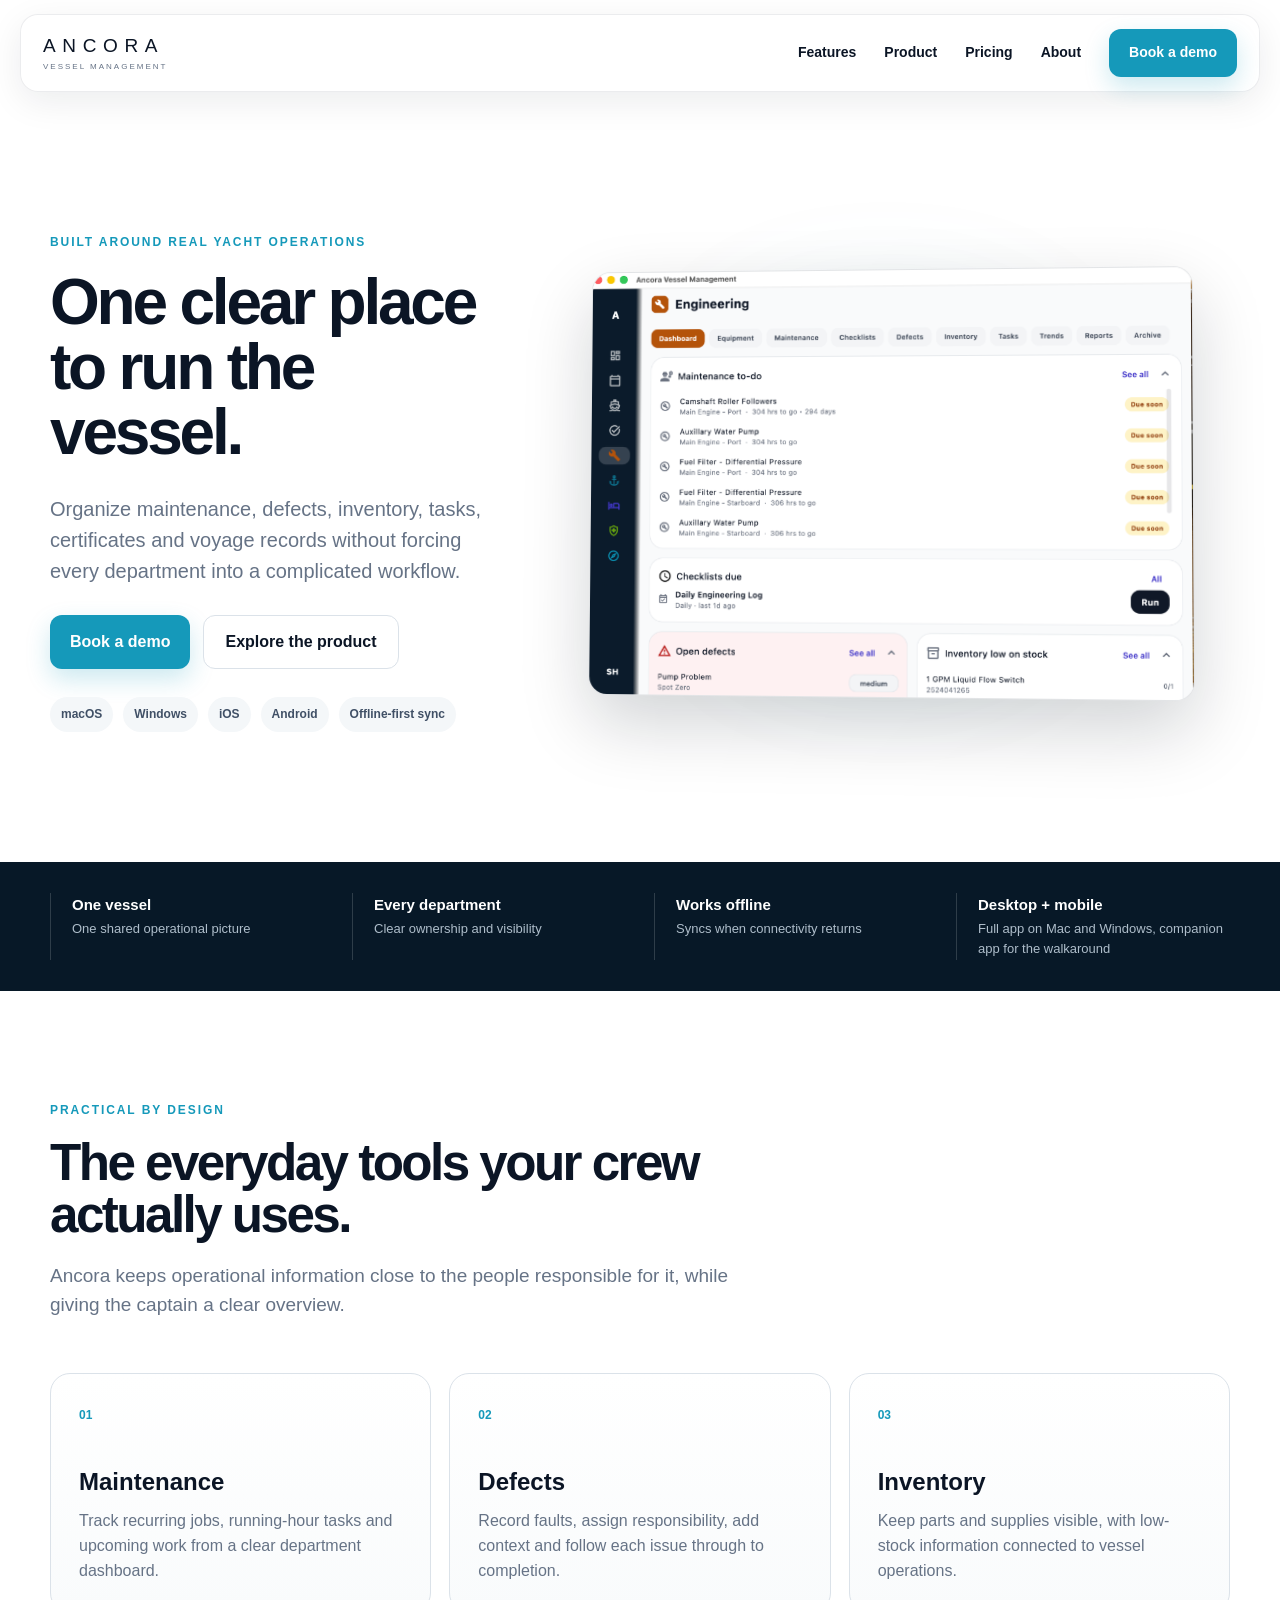
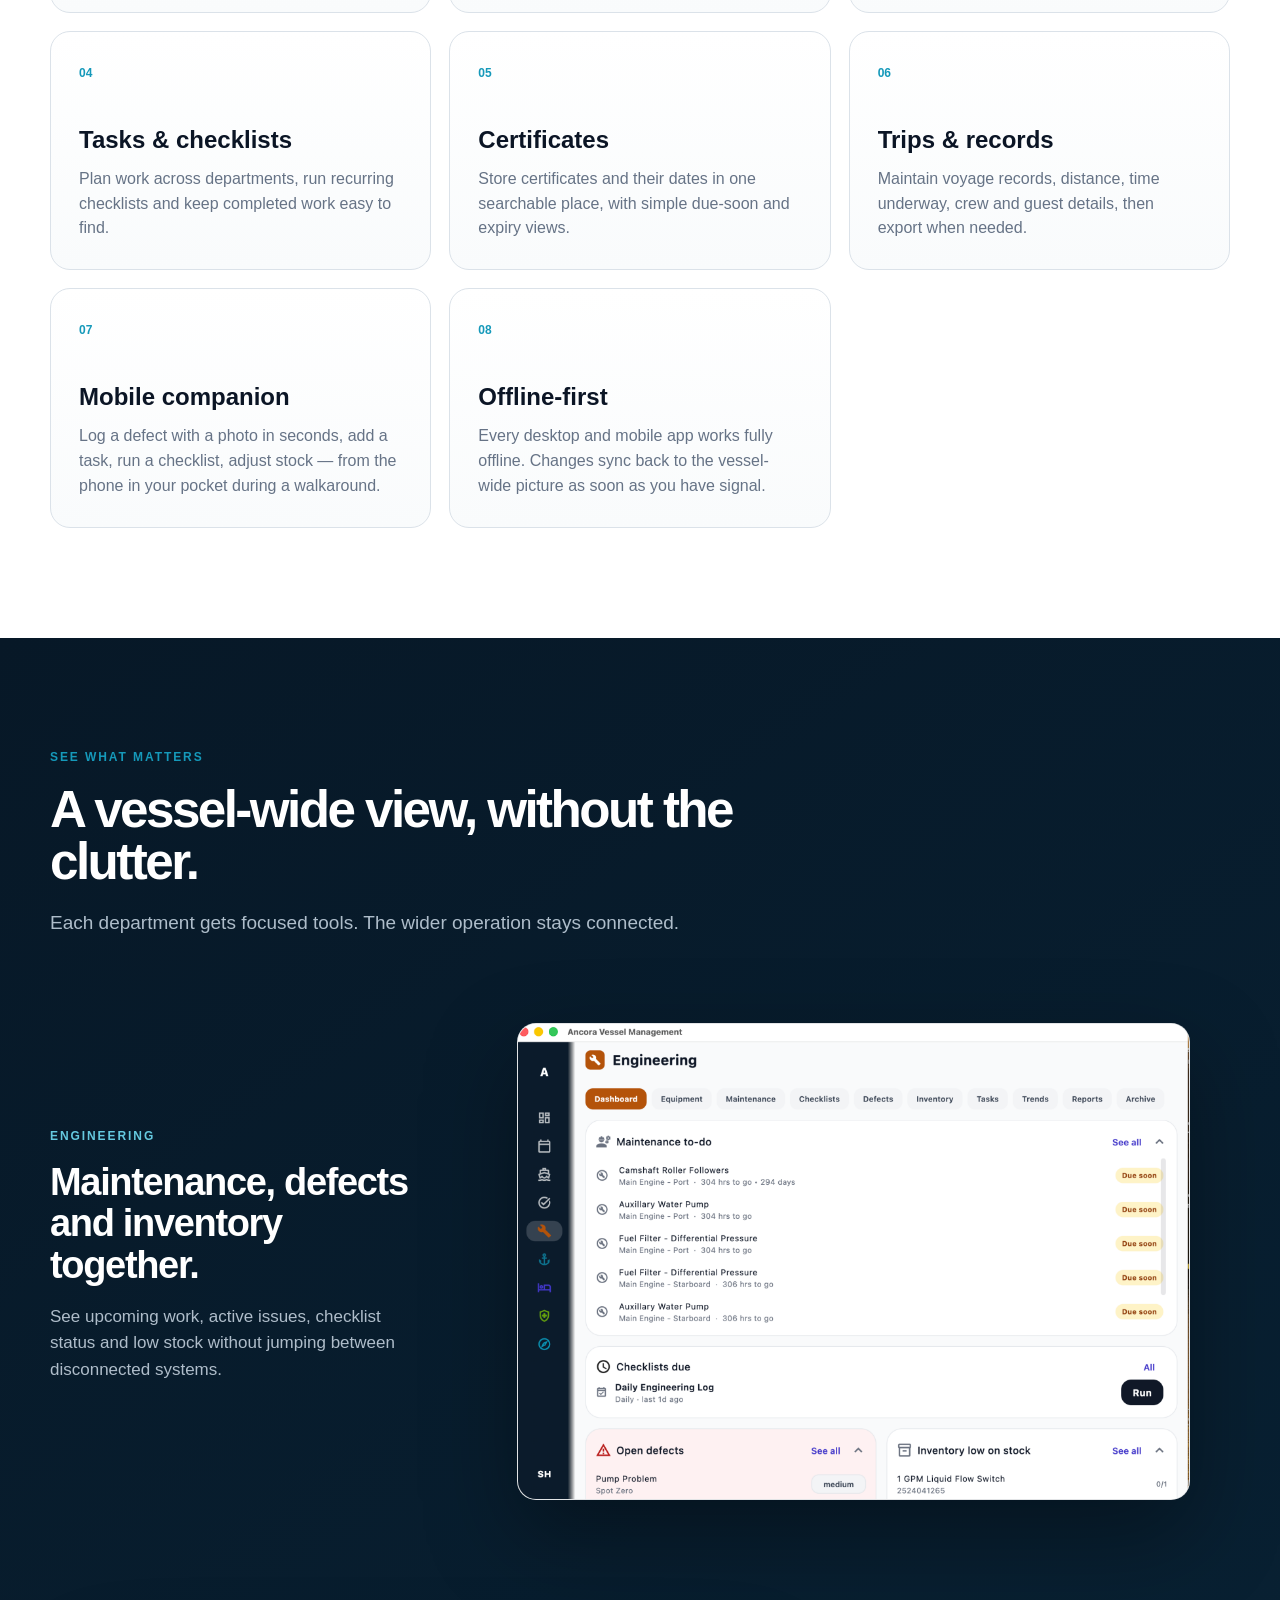
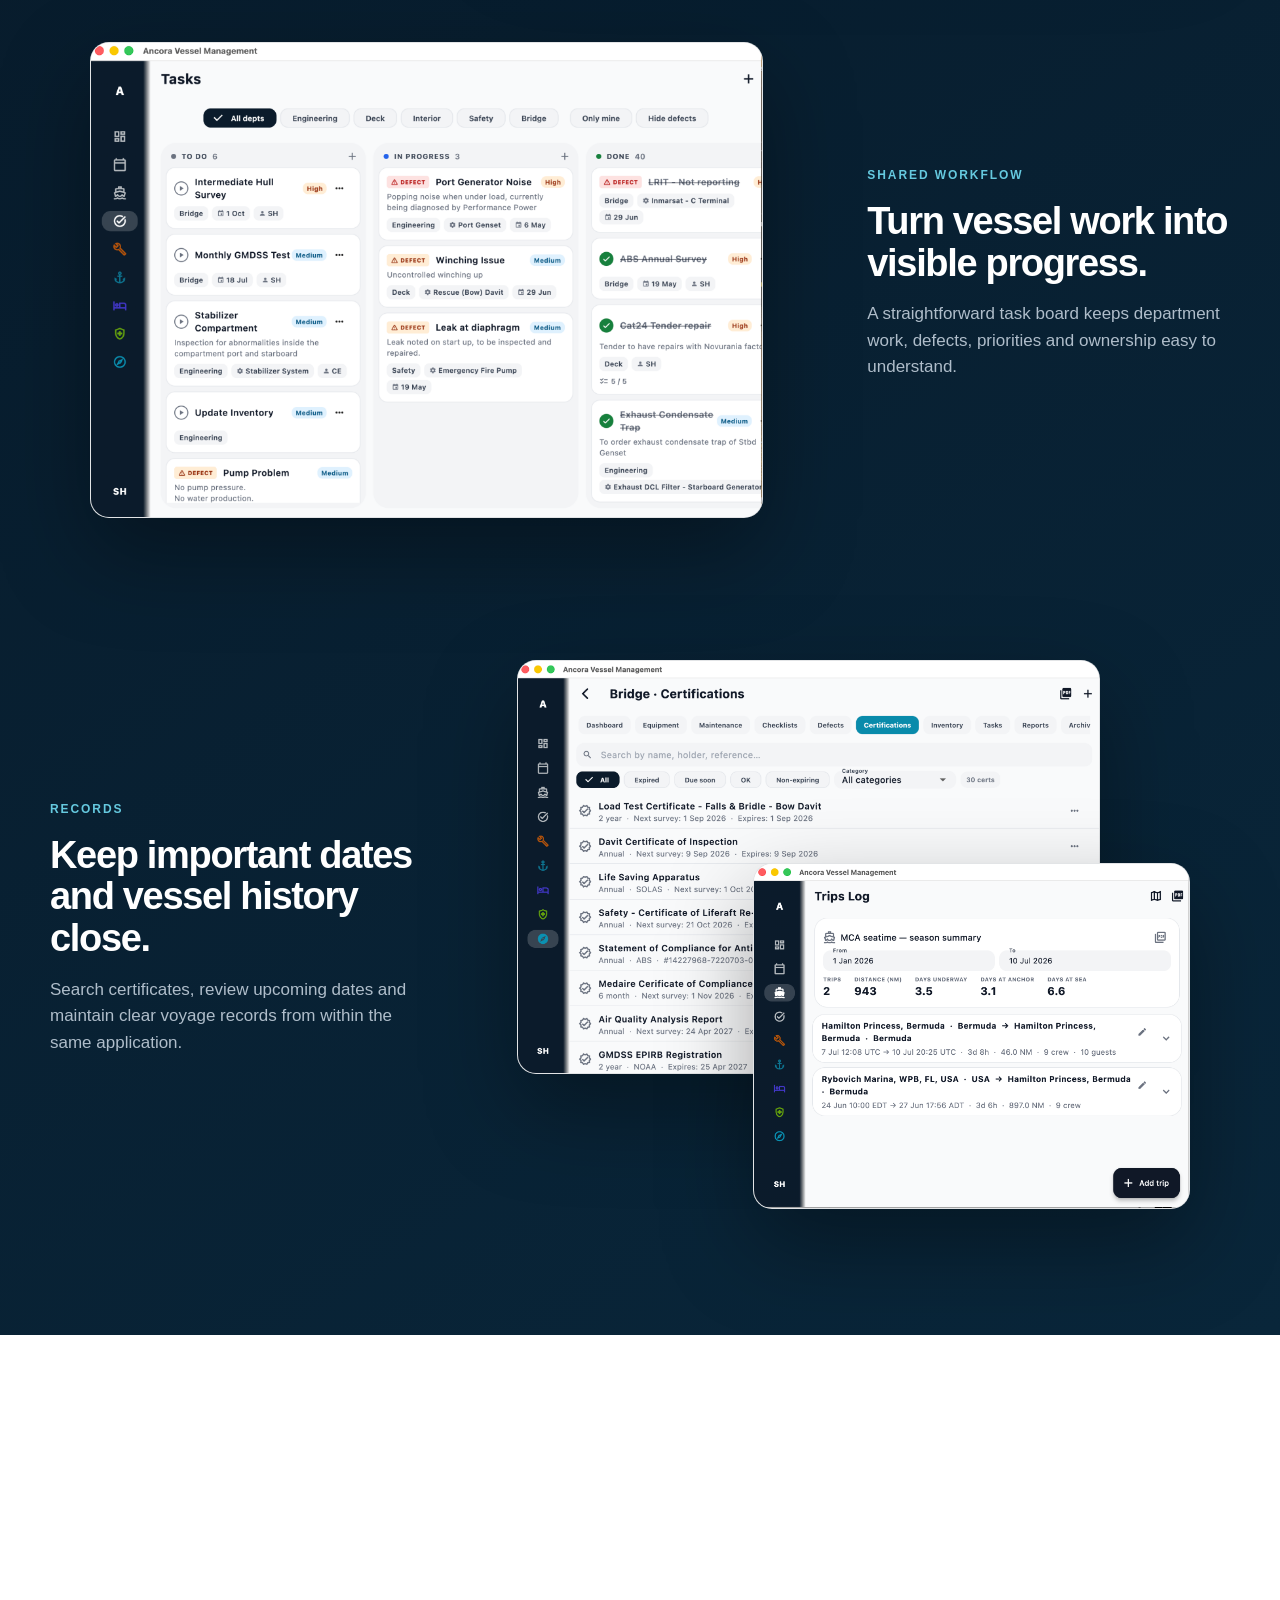
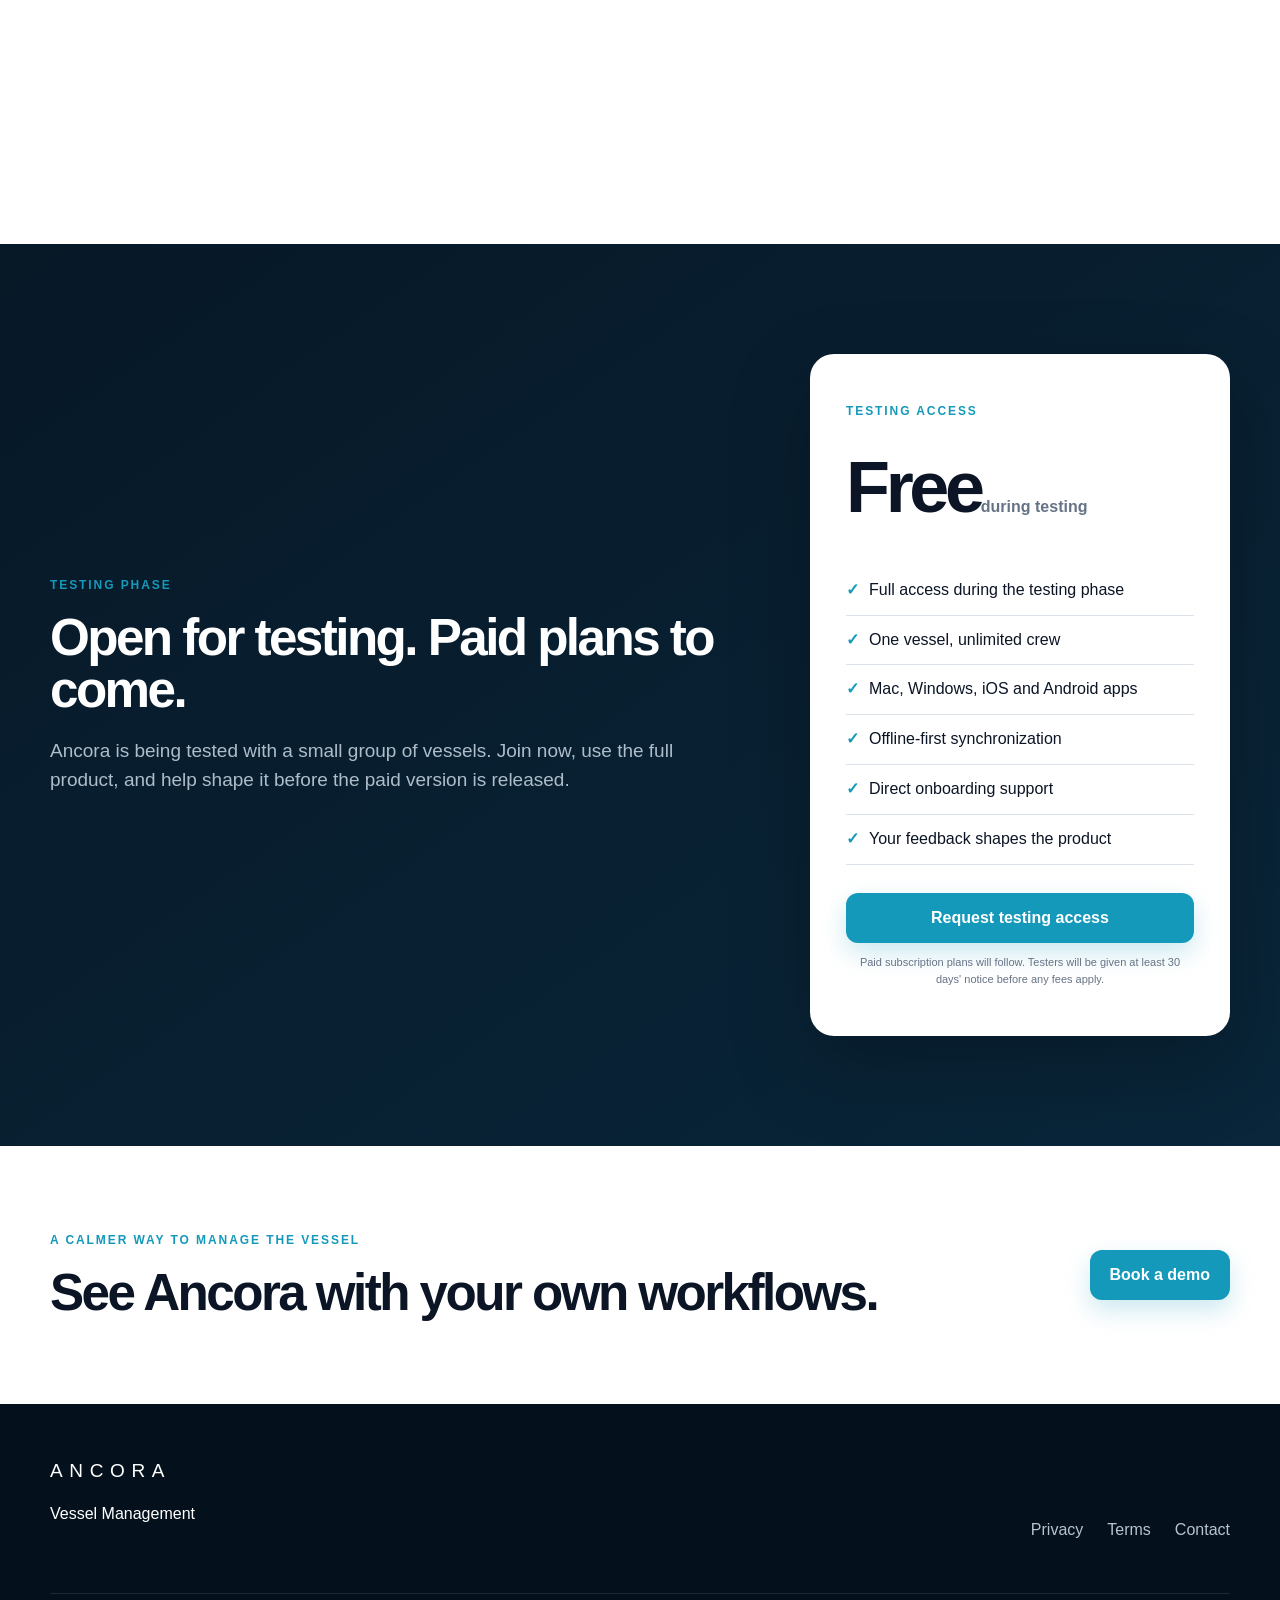
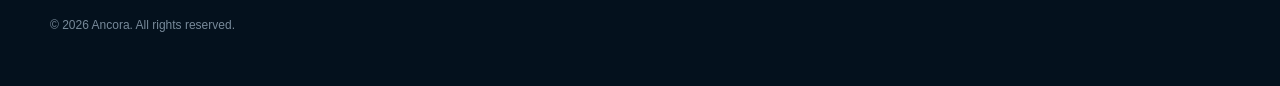
<file: index.html>
<!doctype html>
<html lang="en">
<head>
  <meta charset="utf-8" />
  <meta name="viewport" content="width=device-width, initial-scale=1" />
  <meta name="description" content="Ancora Vessel Management brings maintenance, defects, inventory, tasks, certificates and voyage records into one clear desktop application, with a mobile companion for walkarounds." />
  <meta name="theme-color" content="#071827" />
  <title>Ancora Vessel Management</title>
  <link rel="stylesheet" href="styles.css" />
</head>
<body>
  <header class="site-header" id="top">
    <a class="brand" href="#top" aria-label="Ancora home">
      <span class="brand-name">ANCORA</span>
      <span class="brand-subtitle">VESSEL MANAGEMENT</span>
    </a>
    <button class="menu-button" aria-expanded="false" aria-controls="site-nav">Menu</button>
    <nav id="site-nav" class="site-nav" aria-label="Primary navigation">
      <a href="#features">Features</a>
      <a href="#product">Product</a>
      <a href="#pricing">Pricing</a>
      <a href="#about">About</a>
      <a class="nav-cta" href="mailto:hello@ancora-yacht.com?subject=Ancora%20demo%20request">Book a demo</a>
    </nav>
  </header>

  <main>
    <section class="hero section-shell">
      <div class="hero-copy reveal">
        <p class="eyebrow">Built around real yacht operations</p>
        <h1>One clear place to run the vessel.</h1>
        <p class="hero-lead">Organize maintenance, defects, inventory, tasks, certificates and voyage records without forcing every department into a complicated workflow.</p>
        <div class="hero-actions">
          <a class="button primary" href="mailto:hello@ancora-yacht.com?subject=Ancora%20demo%20request">Book a demo</a>
          <a class="button secondary" href="#product">Explore the product</a>
        </div>
        <div class="platforms" aria-label="Supported platforms">
          <span>macOS</span><span>Windows</span><span>iOS</span><span>Android</span><span>Offline-first sync</span>
        </div>
      </div>
      <div class="hero-product reveal delay-1">
        <div class="glow"></div>
        <figure class="app-window hero-window">
          <img src="assets/engineering-dashboard.png" alt="Ancora engineering dashboard showing maintenance due, defects and low inventory" />
        </figure>
      </div>
    </section>

    <section class="trust-strip">
      <div class="section-shell trust-grid">
        <div><strong>One vessel</strong><span>One shared operational picture</span></div>
        <div><strong>Every department</strong><span>Clear ownership and visibility</span></div>
        <div><strong>Works offline</strong><span>Syncs when connectivity returns</span></div>
        <div><strong>Desktop + mobile</strong><span>Full app on Mac and Windows, companion app for the walkaround</span></div>
      </div>
    </section>

    <section id="features" class="section section-shell">
      <div class="section-heading reveal">
        <p class="eyebrow">Practical by design</p>
        <h2>The everyday tools your crew actually uses.</h2>
        <p>Ancora keeps operational information close to the people responsible for it, while giving the captain a clear overview.</p>
      </div>
      <div class="feature-grid">
        <article class="feature-card reveal"><span class="feature-number">01</span><h3>Maintenance</h3><p>Track recurring jobs, running-hour tasks and upcoming work from a clear department dashboard.</p></article>
        <article class="feature-card reveal delay-1"><span class="feature-number">02</span><h3>Defects</h3><p>Record faults, assign responsibility, add context and follow each issue through to completion.</p></article>
        <article class="feature-card reveal delay-2"><span class="feature-number">03</span><h3>Inventory</h3><p>Keep parts and supplies visible, with low-stock information connected to vessel operations.</p></article>
        <article class="feature-card reveal"><span class="feature-number">04</span><h3>Tasks &amp; checklists</h3><p>Plan work across departments, run recurring checklists and keep completed work easy to find.</p></article>
        <article class="feature-card reveal delay-1"><span class="feature-number">05</span><h3>Certificates</h3><p>Store certificates and their dates in one searchable place, with simple due-soon and expiry views.</p></article>
        <article class="feature-card reveal delay-2"><span class="feature-number">06</span><h3>Trips &amp; records</h3><p>Maintain voyage records, distance, time underway, crew and guest details, then export when needed.</p></article>
        <article class="feature-card reveal"><span class="feature-number">07</span><h3>Mobile companion</h3><p>Log a defect with a photo in seconds, add a task, run a checklist, adjust stock &mdash; from the phone in your pocket during a walkaround.</p></article>
        <article class="feature-card reveal delay-1"><span class="feature-number">08</span><h3>Offline-first</h3><p>Every desktop and mobile app works fully offline. Changes sync back to the vessel-wide picture as soon as you have signal.</p></article>
      </div>
    </section>

    <section id="product" class="section product-section">
      <div class="section-shell">
        <div class="section-heading light reveal">
          <p class="eyebrow">See what matters</p>
          <h2>A vessel-wide view, without the clutter.</h2>
          <p>Each department gets focused tools. The wider operation stays connected.</p>
        </div>
        <div class="product-showcase">
          <article class="product-row reveal">
            <div class="product-copy"><span>Engineering</span><h3>Maintenance, defects and inventory together.</h3><p>See upcoming work, active issues, checklist status and low stock without jumping between disconnected systems.</p></div>
            <figure class="app-window"><img src="assets/engineering-dashboard.png" alt="Engineering dashboard in Ancora" /></figure>
          </article>
          <article class="product-row reverse reveal">
            <div class="product-copy"><span>Shared workflow</span><h3>Turn vessel work into visible progress.</h3><p>A straightforward task board keeps department work, defects, priorities and ownership easy to understand.</p></div>
            <figure class="app-window"><img src="assets/tasks-board.png" alt="Ancora task board with to-do, in-progress and completed work" /></figure>
          </article>
          <article class="product-row reveal">
            <div class="product-copy"><span>Records</span><h3>Keep important dates and vessel history close.</h3><p>Search certificates, review upcoming dates and maintain clear voyage records from within the same application.</p></div>
            <div class="paired-shots">
              <figure class="app-window"><img src="assets/certifications.png" alt="Certificate records in Ancora" /></figure>
              <figure class="app-window offset"><img src="assets/trips-log.png" alt="Trips log in Ancora" /></figure>
            </div>
          </article>
        </div>
      </div>
    </section>

    <section id="about" class="section section-shell about-grid">
      <div class="section-heading reveal">
        <p class="eyebrow">Built from experience</p>
        <h2>Designed around how yachts operate in the real world.</h2>
      </div>
      <div class="about-copy reveal delay-1">
        <p>Ancora began as a practical response to the fragmented spreadsheets, lists and disconnected programs used across vessel operations.</p>
        <p>It is being developed by a serving superyacht captain, with a focus on clarity, reliability and workflows that make sense onboard.</p>
      </div>
    </section>

    <section id="pricing" class="section pricing-section">
      <div class="section-shell pricing-layout">
        <div class="section-heading light reveal">
          <p class="eyebrow">Testing phase</p>
          <h2>Open for testing. Paid plans to come.</h2>
          <p>Ancora is being tested with a small group of vessels. Join now, use the full product, and help shape it before the paid version is released.</p>
        </div>
        <div class="pricing-card reveal delay-1">
          <p class="price-label">Testing access</p>
          <div class="price">Free<small>during testing</small></div>
          <ul>
            <li>Full access during the testing phase</li>
            <li>One vessel, unlimited crew</li>
            <li>Mac, Windows, iOS and Android apps</li>
            <li>Offline-first synchronization</li>
            <li>Direct onboarding support</li>
            <li>Your feedback shapes the product</li>
          </ul>
          <a class="button primary full" href="mailto:hello@ancora-yacht.com?subject=Ancora%20testing%20access">Request testing access</a>
          <p class="fine-print">Paid subscription plans will follow. Testers will be given at least 30 days' notice before any fees apply.</p>
        </div>
      </div>
    </section>

    <section class="cta-section section-shell reveal">
      <div><p class="eyebrow">A calmer way to manage the vessel</p><h2>See Ancora with your own workflows.</h2></div>
      <a class="button primary" href="mailto:hello@ancora-yacht.com?subject=Ancora%20demo%20request">Book a demo</a>
    </section>
  </main>

  <footer class="site-footer">
    <div class="section-shell footer-grid">
      <div><span class="brand-name">ANCORA</span><p>Vessel Management</p></div>
      <div><a href="privacy.html">Privacy</a><a href="terms.html">Terms</a><a href="mailto:hello@ancora-yacht.com">Contact</a></div>
      <p>&copy; <span id="year"></span> Ancora. All rights reserved.</p>
    </div>
  </footer>
  <script src="script.js"></script>
</body>
</html>
</file>
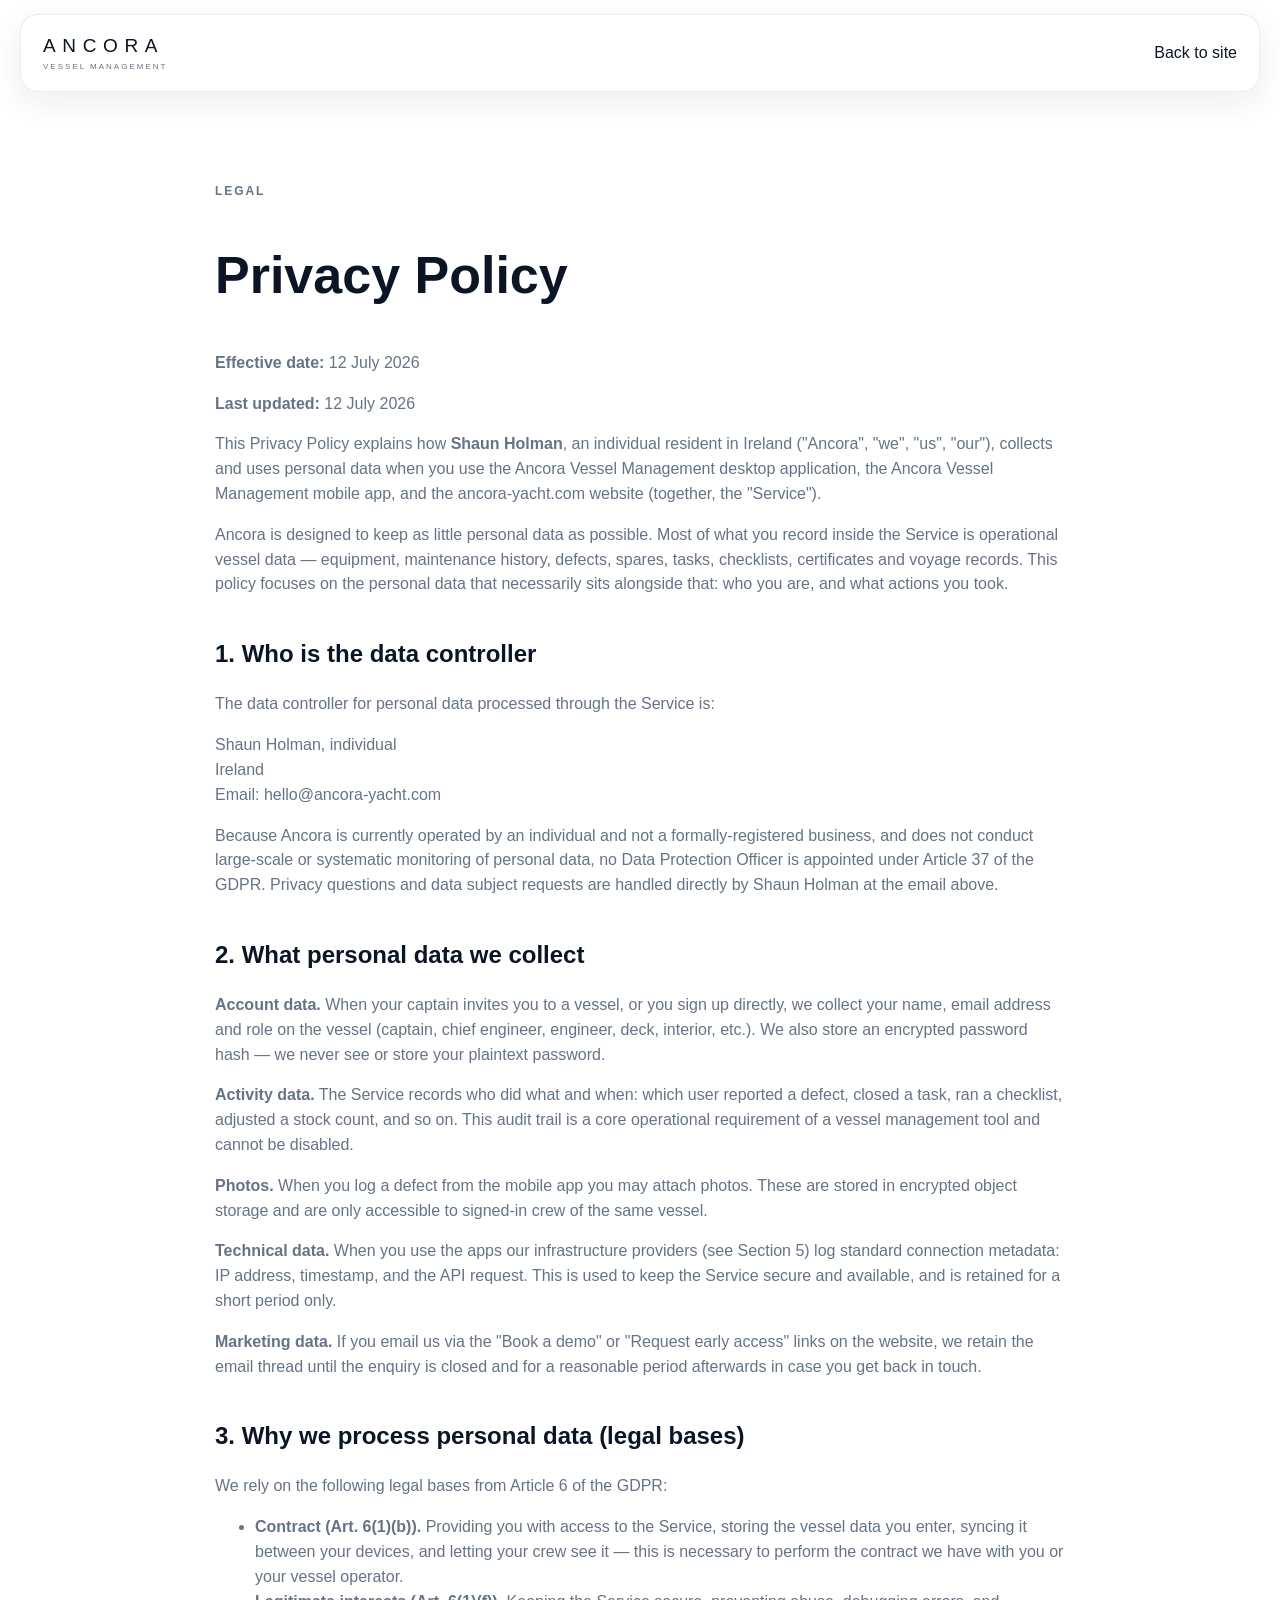
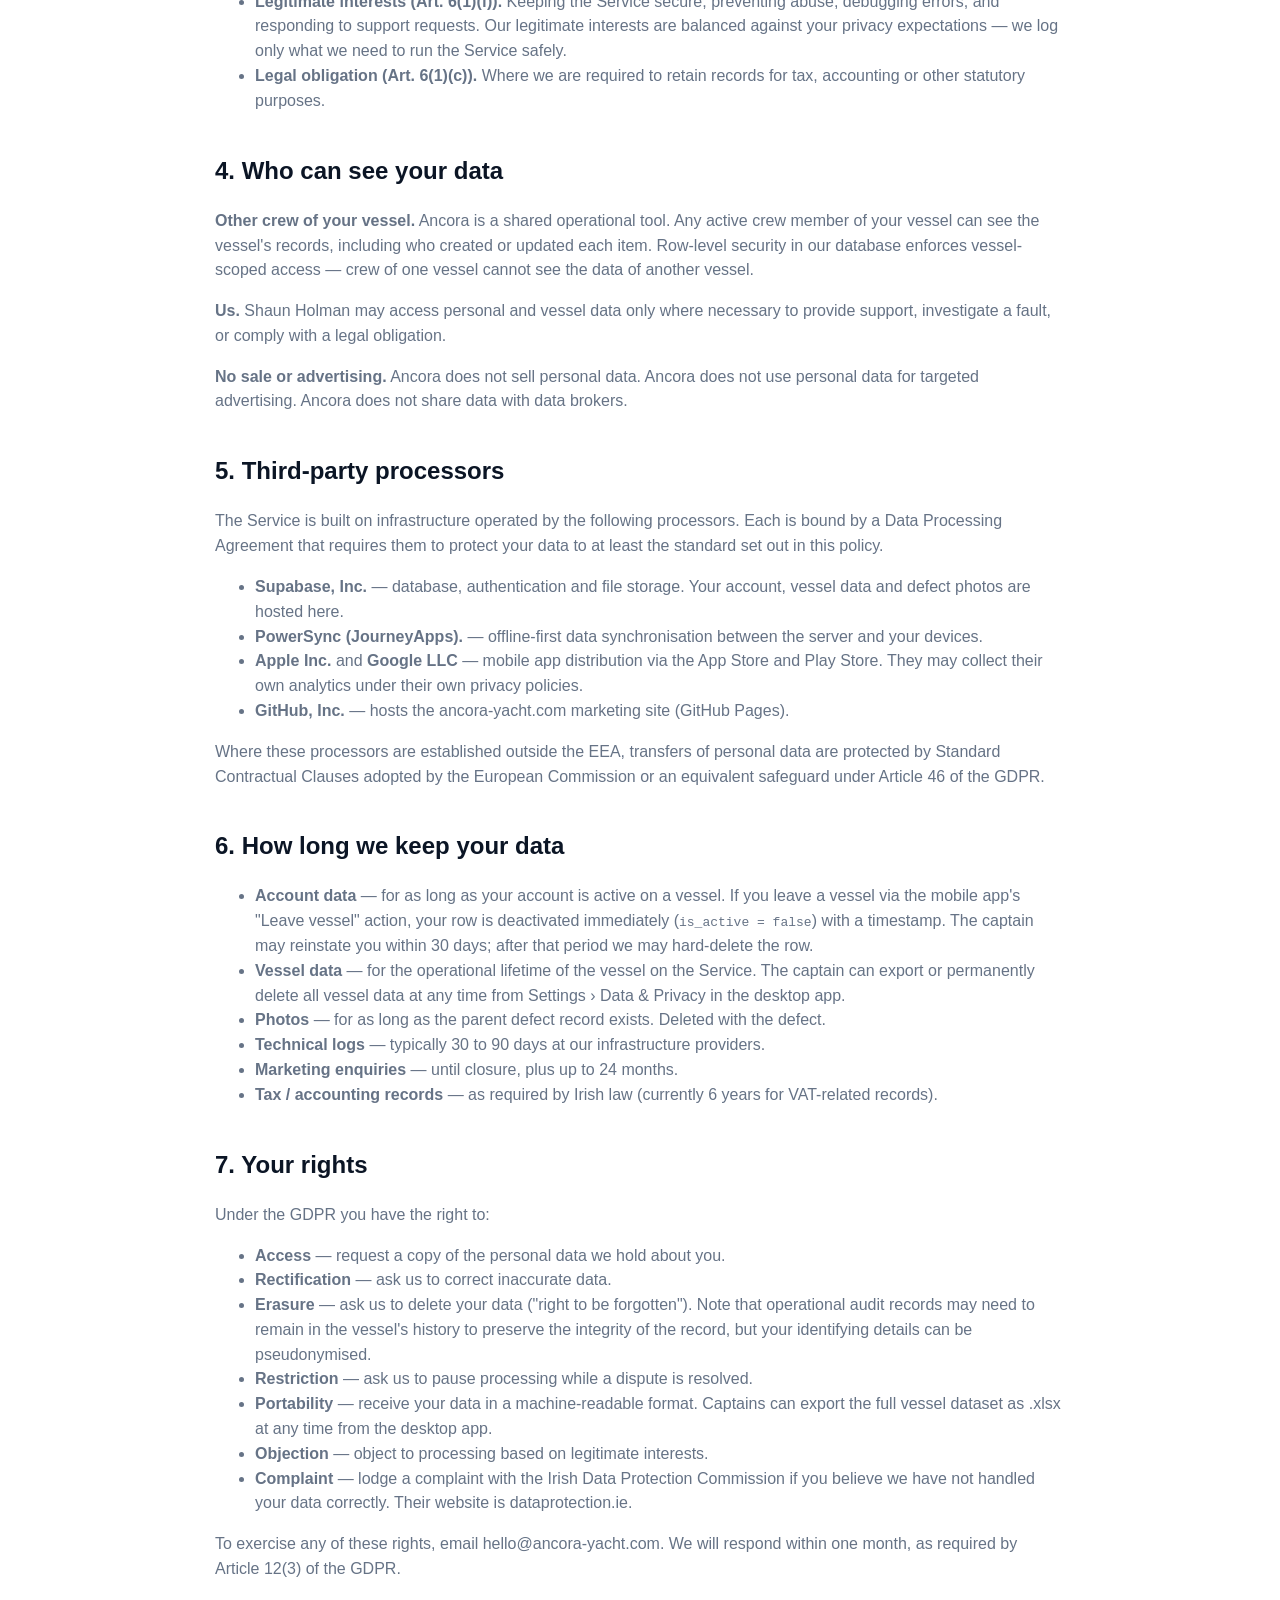
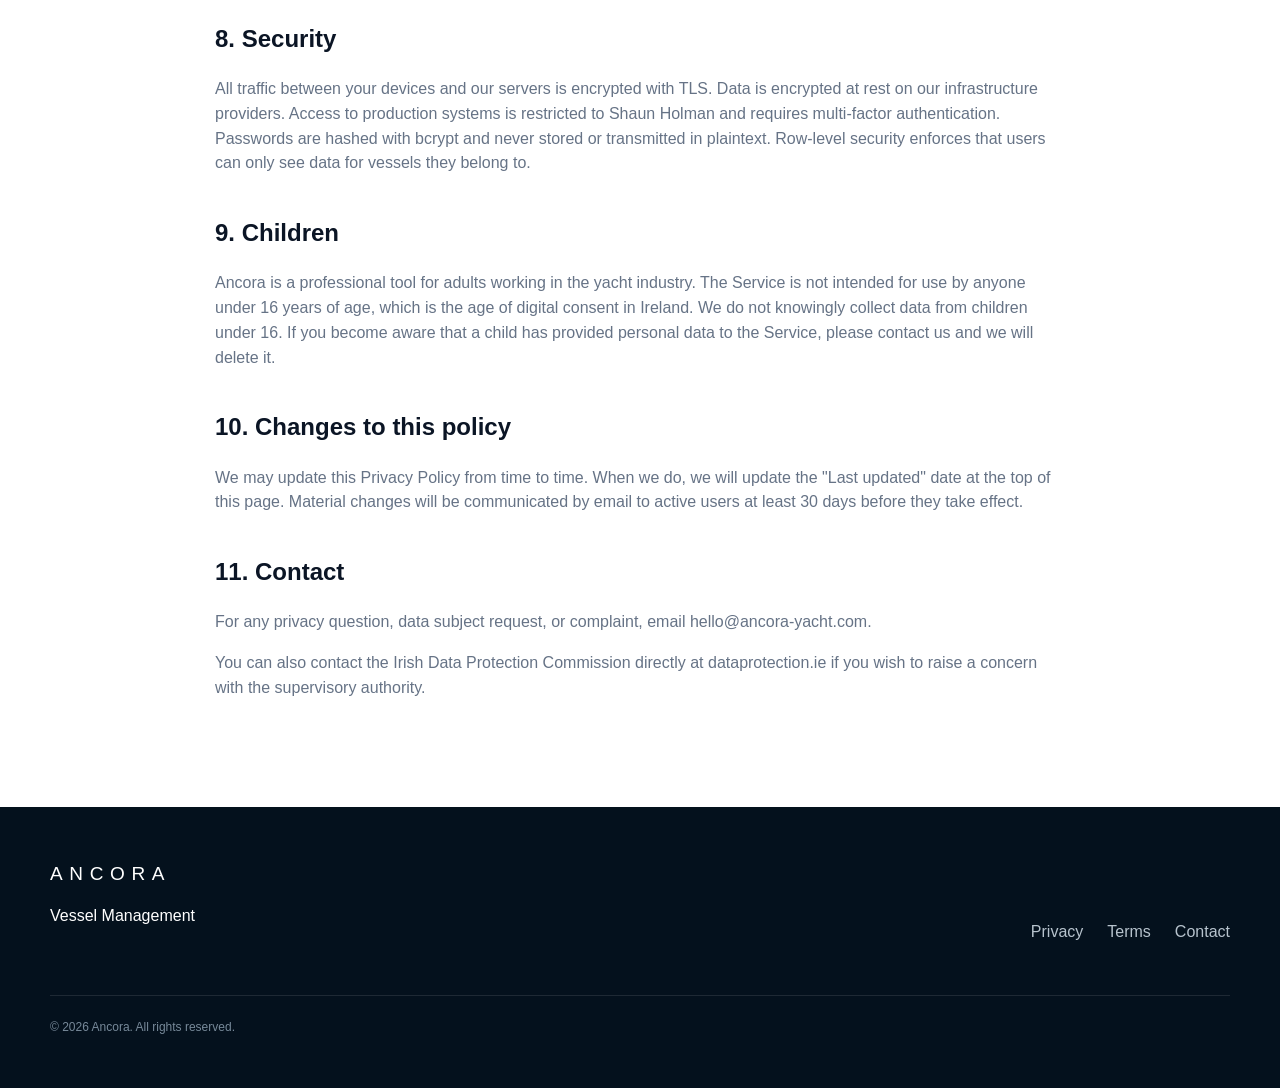
<file: privacy.html>
<!doctype html>
<html lang="en">
<head>
  <meta charset="utf-8" />
  <meta name="viewport" content="width=device-width, initial-scale=1" />
  <meta name="description" content="Privacy Policy for Ancora Vessel Management." />
  <meta name="theme-color" content="#071827" />
  <title>Privacy Policy | Ancora</title>
  <link rel="stylesheet" href="styles.css" />
</head>
<body>
  <header class="site-header">
    <a class="brand" href="index.html" aria-label="Ancora home">
      <span class="brand-name">ANCORA</span>
      <span class="brand-subtitle">VESSEL MANAGEMENT</span>
    </a>
    <a href="index.html">Back to site</a>
  </header>

  <main class="section-shell legal">
    <p class="eyebrow">Legal</p>
    <h1>Privacy Policy</h1>
    <p><strong>Effective date:</strong> 12 July 2026</p>
    <p><strong>Last updated:</strong> 12 July 2026</p>

    <p>
      This Privacy Policy explains how <strong>Shaun Holman</strong>, an
      individual resident in Ireland ("Ancora", "we", "us", "our"), collects and
      uses personal data when you use the Ancora Vessel Management desktop
      application, the Ancora Vessel Management mobile app, and the
      <a href="https://ancora-yacht.com">ancora-yacht.com</a> website
      (together, the "Service").
    </p>

    <p>
      Ancora is designed to keep as little personal data as possible. Most of
      what you record inside the Service is operational vessel data — equipment,
      maintenance history, defects, spares, tasks, checklists, certificates and
      voyage records. This policy focuses on the personal data that necessarily
      sits alongside that: who you are, and what actions you took.
    </p>

    <h2>1. Who is the data controller</h2>
    <p>
      The data controller for personal data processed through the Service is:
    </p>
    <p>
      Shaun Holman, individual<br />
      Ireland<br />
      Email: <a href="mailto:hello@ancora-yacht.com">hello@ancora-yacht.com</a>
    </p>
    <p>
      Because Ancora is currently operated by an individual and not a
      formally-registered business, and does not conduct large-scale or
      systematic monitoring of personal data, no Data Protection Officer
      is appointed under Article 37 of the GDPR. Privacy questions and
      data subject requests are handled directly by Shaun Holman at the
      email above.
    </p>

    <h2>2. What personal data we collect</h2>
    <p>
      <strong>Account data.</strong> When your captain invites you to a vessel,
      or you sign up directly, we collect your name, email address and role on
      the vessel (captain, chief engineer, engineer, deck, interior, etc.). We
      also store an encrypted password hash — we never see or store your
      plaintext password.
    </p>
    <p>
      <strong>Activity data.</strong> The Service records who did what and
      when: which user reported a defect, closed a task, ran a checklist,
      adjusted a stock count, and so on. This audit trail is a core operational
      requirement of a vessel management tool and cannot be disabled.
    </p>
    <p>
      <strong>Photos.</strong> When you log a defect from the mobile app you
      may attach photos. These are stored in encrypted object storage and are
      only accessible to signed-in crew of the same vessel.
    </p>
    <p>
      <strong>Technical data.</strong> When you use the apps our infrastructure
      providers (see Section 5) log standard connection metadata: IP address,
      timestamp, and the API request. This is used to keep the Service secure
      and available, and is retained for a short period only.
    </p>
    <p>
      <strong>Marketing data.</strong> If you email us via the "Book a demo"
      or "Request early access" links on the website, we retain the email
      thread until the enquiry is closed and for a reasonable period afterwards
      in case you get back in touch.
    </p>

    <h2>3. Why we process personal data (legal bases)</h2>
    <p>
      We rely on the following legal bases from Article 6 of the GDPR:
    </p>
    <ul>
      <li>
        <strong>Contract (Art. 6(1)(b)).</strong> Providing you with access to
        the Service, storing the vessel data you enter, syncing it between
        your devices, and letting your crew see it — this is necessary to
        perform the contract we have with you or your vessel operator.
      </li>
      <li>
        <strong>Legitimate interests (Art. 6(1)(f)).</strong> Keeping the
        Service secure, preventing abuse, debugging errors, and responding to
        support requests. Our legitimate interests are balanced against your
        privacy expectations — we log only what we need to run the Service
        safely.
      </li>
      <li>
        <strong>Legal obligation (Art. 6(1)(c)).</strong> Where we are required
        to retain records for tax, accounting or other statutory purposes.
      </li>
    </ul>

    <h2>4. Who can see your data</h2>
    <p>
      <strong>Other crew of your vessel.</strong> Ancora is a shared operational
      tool. Any active crew member of your vessel can see the vessel's records,
      including who created or updated each item. Row-level security in our
      database enforces vessel-scoped access — crew of one vessel cannot see
      the data of another vessel.
    </p>
    <p>
      <strong>Us.</strong> Shaun Holman may access personal and vessel data
      only where necessary to provide support, investigate a fault, or comply
      with a legal obligation.
    </p>
    <p>
      <strong>No sale or advertising.</strong> Ancora does not sell personal
      data. Ancora does not use personal data for targeted advertising. Ancora
      does not share data with data brokers.
    </p>

    <h2>5. Third-party processors</h2>
    <p>
      The Service is built on infrastructure operated by the following
      processors. Each is bound by a Data Processing Agreement that requires
      them to protect your data to at least the standard set out in this
      policy.
    </p>
    <ul>
      <li>
        <strong>Supabase, Inc.</strong> — database, authentication and file
        storage. Your account, vessel data and defect photos are hosted here.
      </li>
      <li>
        <strong>PowerSync (JourneyApps).</strong> — offline-first data
        synchronisation between the server and your devices.
      </li>
      <li>
        <strong>Apple Inc.</strong> and <strong>Google LLC</strong> — mobile
        app distribution via the App Store and Play Store. They may collect
        their own analytics under their own privacy policies.
      </li>
      <li>
        <strong>GitHub, Inc.</strong> — hosts the ancora-yacht.com marketing
        site (GitHub Pages).
      </li>
    </ul>
    <p>
      Where these processors are established outside the EEA, transfers of
      personal data are protected by Standard Contractual Clauses adopted by
      the European Commission or an equivalent safeguard under Article 46 of
      the GDPR.
    </p>

    <h2>6. How long we keep your data</h2>
    <ul>
      <li>
        <strong>Account data</strong> — for as long as your account is active
        on a vessel. If you leave a vessel via the mobile app's "Leave vessel"
        action, your row is deactivated immediately (<code>is_active = false</code>)
        with a timestamp. The captain may reinstate you within 30 days; after
        that period we may hard-delete the row.
      </li>
      <li>
        <strong>Vessel data</strong> — for the operational lifetime of the
        vessel on the Service. The captain can export or permanently delete all
        vessel data at any time from Settings &rsaquo; Data &amp; Privacy in the
        desktop app.
      </li>
      <li>
        <strong>Photos</strong> — for as long as the parent defect record
        exists. Deleted with the defect.
      </li>
      <li>
        <strong>Technical logs</strong> — typically 30 to 90 days at our
        infrastructure providers.
      </li>
      <li>
        <strong>Marketing enquiries</strong> — until closure, plus up to 24
        months.
      </li>
      <li>
        <strong>Tax / accounting records</strong> — as required by Irish law
        (currently 6 years for VAT-related records).
      </li>
    </ul>

    <h2>7. Your rights</h2>
    <p>
      Under the GDPR you have the right to:
    </p>
    <ul>
      <li><strong>Access</strong> — request a copy of the personal data we hold about you.</li>
      <li><strong>Rectification</strong> — ask us to correct inaccurate data.</li>
      <li><strong>Erasure</strong> — ask us to delete your data ("right to be forgotten"). Note that operational audit records may need to remain in the vessel's history to preserve the integrity of the record, but your identifying details can be pseudonymised.</li>
      <li><strong>Restriction</strong> — ask us to pause processing while a dispute is resolved.</li>
      <li><strong>Portability</strong> — receive your data in a machine-readable format. Captains can export the full vessel dataset as .xlsx at any time from the desktop app.</li>
      <li><strong>Objection</strong> — object to processing based on legitimate interests.</li>
      <li><strong>Complaint</strong> — lodge a complaint with the Irish Data Protection Commission if you believe we have not handled your data correctly. Their website is <a href="https://www.dataprotection.ie">dataprotection.ie</a>.</li>
    </ul>
    <p>
      To exercise any of these rights, email
      <a href="mailto:hello@ancora-yacht.com">hello@ancora-yacht.com</a>. We
      will respond within one month, as required by Article 12(3) of the GDPR.
    </p>

    <h2>8. Security</h2>
    <p>
      All traffic between your devices and our servers is encrypted with TLS.
      Data is encrypted at rest on our infrastructure providers. Access to
      production systems is restricted to Shaun Holman and requires
      multi-factor authentication. Passwords are hashed with bcrypt and never
      stored or transmitted in plaintext. Row-level security enforces that
      users can only see data for vessels they belong to.
    </p>

    <h2>9. Children</h2>
    <p>
      Ancora is a professional tool for adults working in the yacht industry.
      The Service is not intended for use by anyone under 16 years of age,
      which is the age of digital consent in Ireland. We do not knowingly
      collect data from children under 16. If you become aware that a child
      has provided personal data to the Service, please contact us and we will
      delete it.
    </p>

    <h2>10. Changes to this policy</h2>
    <p>
      We may update this Privacy Policy from time to time. When we do, we will
      update the "Last updated" date at the top of this page. Material changes
      will be communicated by email to active users at least 30 days before
      they take effect.
    </p>

    <h2>11. Contact</h2>
    <p>
      For any privacy question, data subject request, or complaint, email
      <a href="mailto:hello@ancora-yacht.com">hello@ancora-yacht.com</a>.
    </p>
    <p>
      You can also contact the Irish Data Protection Commission directly at
      <a href="https://www.dataprotection.ie">dataprotection.ie</a> if you
      wish to raise a concern with the supervisory authority.
    </p>
  </main>

  <footer class="site-footer">
    <div class="section-shell footer-grid">
      <div><span class="brand-name">ANCORA</span><p>Vessel Management</p></div>
      <div><a href="privacy.html">Privacy</a><a href="terms.html">Terms</a><a href="mailto:hello@ancora-yacht.com">Contact</a></div>
      <p>&copy; <span id="year">2026</span> Ancora. All rights reserved.</p>
    </div>
  </footer>
  <script src="script.js"></script>
</body>
</html>
</file>
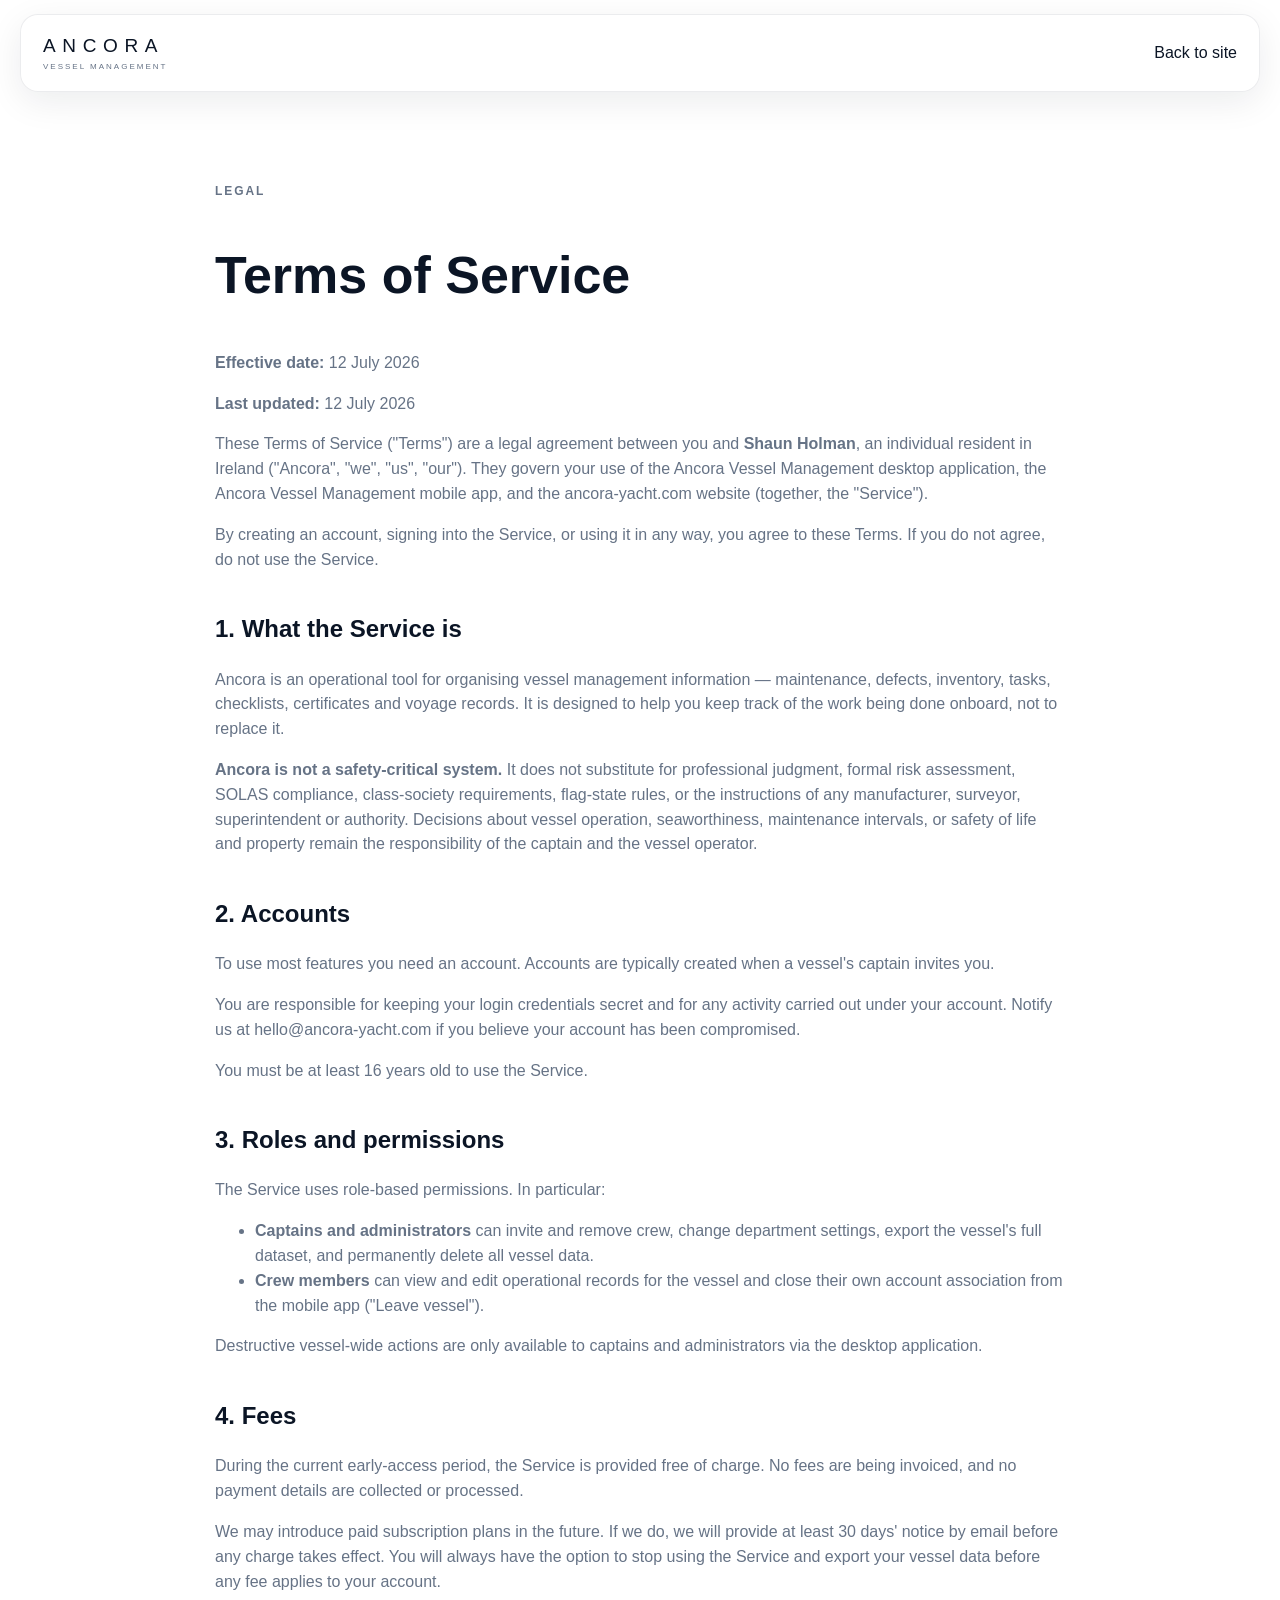
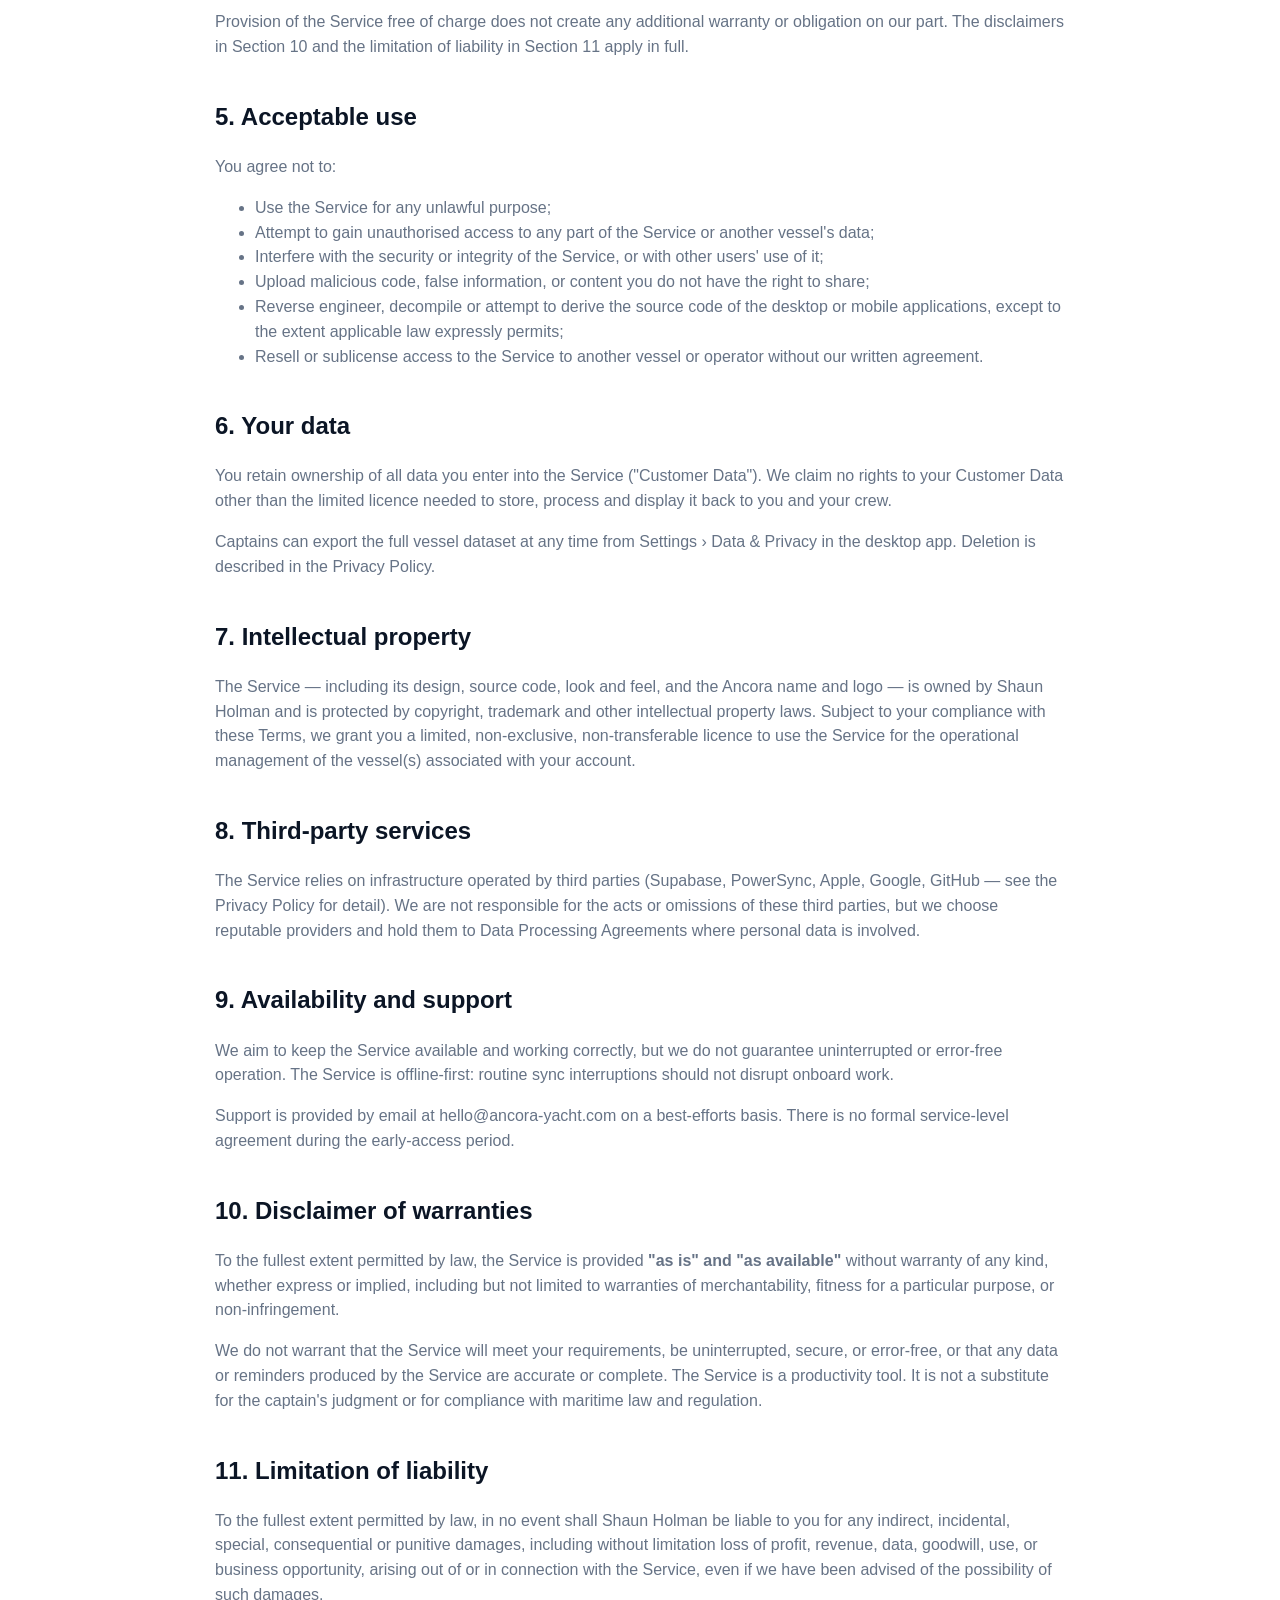
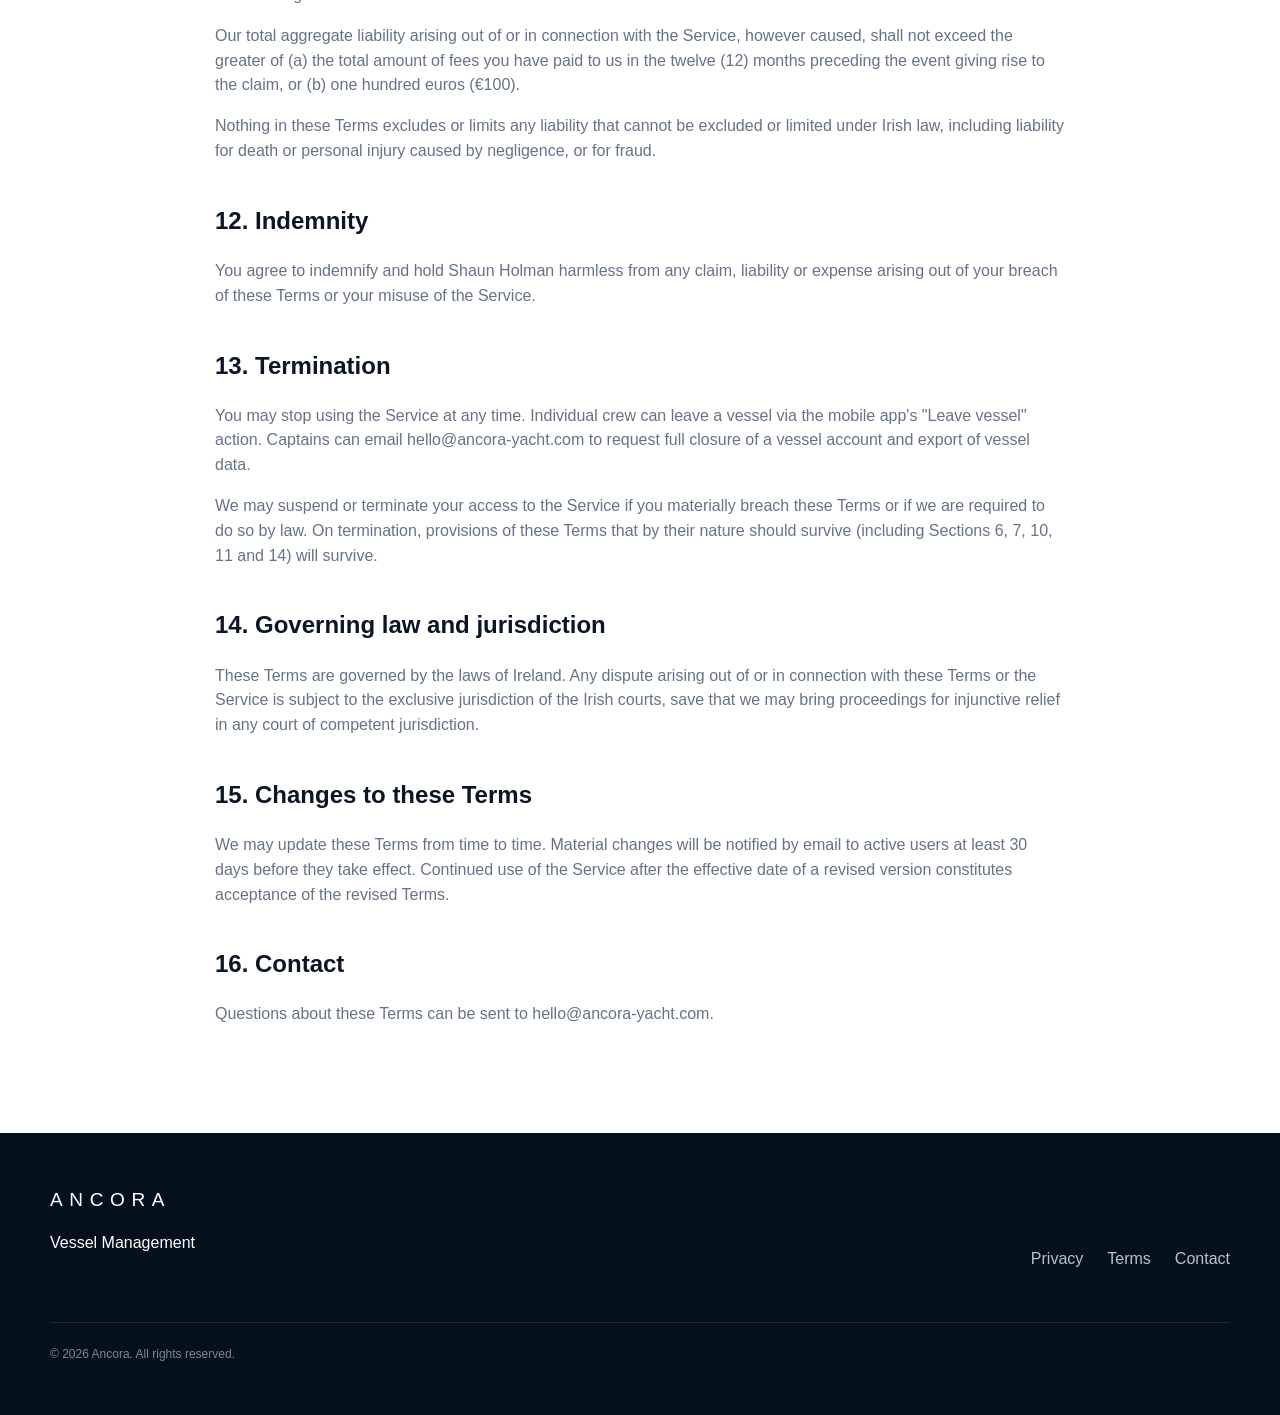
<file: terms.html>
<!doctype html>
<html lang="en">
<head>
  <meta charset="utf-8" />
  <meta name="viewport" content="width=device-width, initial-scale=1" />
  <meta name="description" content="Terms of Service for Ancora Vessel Management." />
  <meta name="theme-color" content="#071827" />
  <title>Terms of Service | Ancora</title>
  <link rel="stylesheet" href="styles.css" />
</head>
<body>
  <header class="site-header">
    <a class="brand" href="index.html" aria-label="Ancora home">
      <span class="brand-name">ANCORA</span>
      <span class="brand-subtitle">VESSEL MANAGEMENT</span>
    </a>
    <a href="index.html">Back to site</a>
  </header>

  <main class="section-shell legal">
    <p class="eyebrow">Legal</p>
    <h1>Terms of Service</h1>
    <p><strong>Effective date:</strong> 12 July 2026</p>
    <p><strong>Last updated:</strong> 12 July 2026</p>

    <p>
      These Terms of Service ("Terms") are a legal agreement between you and
      <strong>Shaun Holman</strong>, an individual resident in Ireland
      ("Ancora", "we", "us", "our"). They govern your use of
      the Ancora Vessel Management desktop application, the Ancora
      Vessel Management mobile app, and the
      <a href="https://ancora-yacht.com">ancora-yacht.com</a> website (together,
      the "Service").
    </p>

    <p>
      By creating an account, signing into the Service, or using it in any way,
      you agree to these Terms. If you do not agree, do not use the Service.
    </p>

    <h2>1. What the Service is</h2>
    <p>
      Ancora is an operational tool for organising vessel management information
      — maintenance, defects, inventory, tasks, checklists, certificates and
      voyage records. It is designed to help you keep track of the work being
      done onboard, not to replace it.
    </p>
    <p>
      <strong>Ancora is not a safety-critical system.</strong> It does not
      substitute for professional judgment, formal risk assessment, SOLAS
      compliance, class-society requirements, flag-state rules, or the
      instructions of any manufacturer, surveyor, superintendent or authority.
      Decisions about vessel operation, seaworthiness, maintenance intervals,
      or safety of life and property remain the responsibility of the captain
      and the vessel operator.
    </p>

    <h2>2. Accounts</h2>
    <p>
      To use most features you need an account. Accounts are typically created
      when a vessel's captain invites you.
    </p>
    <p>
      You are responsible for keeping your login credentials secret and for
      any activity carried out under your account. Notify us at
      <a href="mailto:hello@ancora-yacht.com">hello@ancora-yacht.com</a> if
      you believe your account has been compromised.
    </p>
    <p>
      You must be at least 16 years old to use the Service.
    </p>

    <h2>3. Roles and permissions</h2>
    <p>
      The Service uses role-based permissions. In particular:
    </p>
    <ul>
      <li>
        <strong>Captains and administrators</strong> can invite and remove
        crew, change department settings, export the vessel's full dataset,
        and permanently delete all vessel data.
      </li>
      <li>
        <strong>Crew members</strong> can view and edit operational records
        for the vessel and close their own account association from the
        mobile app ("Leave vessel").
      </li>
    </ul>
    <p>
      Destructive vessel-wide actions are only available to captains and
      administrators via the desktop application.
    </p>

    <h2>4. Fees</h2>
    <p>
      During the current early-access period, the Service is provided free of
      charge. No fees are being invoiced, and no payment details are collected
      or processed.
    </p>
    <p>
      We may introduce paid subscription plans in the future. If we do, we
      will provide at least 30 days' notice by email before any charge takes
      effect. You will always have the option to stop using the Service and
      export your vessel data before any fee applies to your account.
    </p>
    <p>
      Provision of the Service free of charge does not create any additional
      warranty or obligation on our part. The disclaimers in Section 10 and
      the limitation of liability in Section 11 apply in full.
    </p>

    <h2>5. Acceptable use</h2>
    <p>
      You agree not to:
    </p>
    <ul>
      <li>Use the Service for any unlawful purpose;</li>
      <li>Attempt to gain unauthorised access to any part of the Service or another vessel's data;</li>
      <li>Interfere with the security or integrity of the Service, or with other users' use of it;</li>
      <li>Upload malicious code, false information, or content you do not have the right to share;</li>
      <li>Reverse engineer, decompile or attempt to derive the source code of the desktop or mobile applications, except to the extent applicable law expressly permits;</li>
      <li>Resell or sublicense access to the Service to another vessel or operator without our written agreement.</li>
    </ul>

    <h2>6. Your data</h2>
    <p>
      You retain ownership of all data you enter into the Service ("Customer
      Data"). We claim no rights to your Customer Data other than the limited
      licence needed to store, process and display it back to you and your
      crew.
    </p>
    <p>
      Captains can export the full vessel dataset at any time from Settings
      &rsaquo; Data &amp; Privacy in the desktop app. Deletion is described in
      the <a href="privacy.html">Privacy Policy</a>.
    </p>

    <h2>7. Intellectual property</h2>
    <p>
      The Service — including its design, source code, look and feel, and the
      Ancora name and logo — is owned by Shaun Holman and is protected by
      copyright, trademark and other intellectual property laws. Subject to
      your compliance with these Terms, we grant you a limited, non-exclusive,
      non-transferable licence to use the Service for the operational
      management of the vessel(s) associated with your account.
    </p>

    <h2>8. Third-party services</h2>
    <p>
      The Service relies on infrastructure operated by third parties
      (Supabase, PowerSync, Apple, Google, GitHub — see the
      <a href="privacy.html">Privacy Policy</a> for detail). We are not
      responsible for the acts or omissions of these third parties, but we
      choose reputable providers and hold them to Data Processing Agreements
      where personal data is involved.
    </p>

    <h2>9. Availability and support</h2>
    <p>
      We aim to keep the Service available and working correctly, but we do
      not guarantee uninterrupted or error-free operation. The Service is
      offline-first: routine sync interruptions should not disrupt onboard
      work.
    </p>
    <p>
      Support is provided by email at
      <a href="mailto:hello@ancora-yacht.com">hello@ancora-yacht.com</a> on a
      best-efforts basis. There is no formal service-level agreement during
      the early-access period.
    </p>

    <h2>10. Disclaimer of warranties</h2>
    <p>
      To the fullest extent permitted by law, the Service is provided
      <strong>"as is" and "as available"</strong> without warranty of any
      kind, whether express or implied, including but not limited to warranties
      of merchantability, fitness for a particular purpose, or non-infringement.
    </p>
    <p>
      We do not warrant that the Service will meet your requirements, be
      uninterrupted, secure, or error-free, or that any data or reminders
      produced by the Service are accurate or complete. The Service is a
      productivity tool. It is not a substitute for the captain's judgment or
      for compliance with maritime law and regulation.
    </p>

    <h2>11. Limitation of liability</h2>
    <p>
      To the fullest extent permitted by law, in no event shall Shaun Holman
      be liable to you for any indirect, incidental, special, consequential
      or punitive damages, including without limitation loss of profit,
      revenue, data, goodwill, use, or business opportunity, arising out of
      or in connection with the Service, even if we have been advised of the
      possibility of such damages.
    </p>
    <p>
      Our total aggregate liability arising out of or in connection with the
      Service, however caused, shall not exceed the greater of (a) the total
      amount of fees you have paid to us in the twelve (12) months preceding
      the event giving rise to the claim, or (b) one hundred euros (€100).
    </p>
    <p>
      Nothing in these Terms excludes or limits any liability that cannot be
      excluded or limited under Irish law, including liability for death or
      personal injury caused by negligence, or for fraud.
    </p>

    <h2>12. Indemnity</h2>
    <p>
      You agree to indemnify and hold Shaun Holman harmless from any claim,
      liability or expense arising out of your breach of these Terms or your
      misuse of the Service.
    </p>

    <h2>13. Termination</h2>
    <p>
      You may stop using the Service at any time. Individual crew can leave
      a vessel via the mobile app's "Leave vessel" action. Captains can email
      <a href="mailto:hello@ancora-yacht.com">hello@ancora-yacht.com</a> to
      request full closure of a vessel account and export of vessel data.
    </p>
    <p>
      We may suspend or terminate your access to the Service if you materially
      breach these Terms or if we are required to do so by law. On termination,
      provisions of these Terms that by their nature should survive (including
      Sections 6, 7, 10, 11 and 14) will survive.
    </p>

    <h2>14. Governing law and jurisdiction</h2>
    <p>
      These Terms are governed by the laws of Ireland. Any dispute arising
      out of or in connection with these Terms or the Service is subject to
      the exclusive jurisdiction of the Irish courts, save that we may bring
      proceedings for injunctive relief in any court of competent jurisdiction.
    </p>

    <h2>15. Changes to these Terms</h2>
    <p>
      We may update these Terms from time to time. Material changes will be
      notified by email to active users at least 30 days before they take
      effect. Continued use of the Service after the effective date of a
      revised version constitutes acceptance of the revised Terms.
    </p>

    <h2>16. Contact</h2>
    <p>
      Questions about these Terms can be sent to
      <a href="mailto:hello@ancora-yacht.com">hello@ancora-yacht.com</a>.
    </p>
  </main>

  <footer class="site-footer">
    <div class="section-shell footer-grid">
      <div><span class="brand-name">ANCORA</span><p>Vessel Management</p></div>
      <div><a href="privacy.html">Privacy</a><a href="terms.html">Terms</a><a href="mailto:hello@ancora-yacht.com">Contact</a></div>
      <p>&copy; <span id="year">2026</span> Ancora. All rights reserved.</p>
    </div>
  </footer>
  <script src="script.js"></script>
</body>
</html>
</file>
<file: styles.css>
:root{--navy:#071827;--navy2:#0b2437;--ink:#0b1525;--muted:#667386;--line:#dbe2e9;--surface:#f4f7f9;--white:#fff;--cyan:#1599ba;--orange:#c45b07;--radius:24px;--shadow:0 28px 70px rgba(2,17,29,.18)}
*{box-sizing:border-box}html{scroll-behavior:smooth}body{margin:0;font-family:Inter,ui-sans-serif,-apple-system,BlinkMacSystemFont,"Segoe UI",sans-serif;color:var(--ink);background:#fff;line-height:1.55}img{display:block;max-width:100%}a{color:inherit;text-decoration:none}.section-shell{width:min(1180px,calc(100% - 40px));margin-inline:auto}.site-header{height:78px;width:min(1240px,calc(100% - 32px));margin:14px auto 0;display:flex;align-items:center;justify-content:space-between;padding:0 22px;position:sticky;top:14px;z-index:20;background:rgba(255,255,255,.86);backdrop-filter:blur(18px);border:1px solid rgba(7,24,39,.08);border-radius:18px;box-shadow:0 10px 35px rgba(7,24,39,.08)}.brand{display:flex;flex-direction:column;line-height:1}.brand-name{font-size:19px;letter-spacing:.35em;font-weight:500}.brand-subtitle{margin-top:8px;font-size:8px;letter-spacing:.25em;color:var(--muted)}.site-nav{display:flex;align-items:center;gap:28px;font-size:14px;font-weight:650}.site-nav>a:not(.nav-cta):hover{color:var(--cyan)}.nav-cta,.button.primary{background:var(--cyan);color:white;border-radius:12px;padding:13px 20px;box-shadow:0 10px 24px rgba(21,153,186,.22)}.menu-button{display:none;border:0;background:none;font:inherit;font-weight:700}.hero{min-height:770px;display:grid;grid-template-columns:.84fr 1.3fr;gap:52px;align-items:center;padding:86px 0 75px}.eyebrow{text-transform:uppercase;letter-spacing:.16em;font-size:12px;font-weight:800;color:var(--cyan);margin:0 0 18px}.hero h1,.section-heading h2,.cta-section h2{font-size:clamp(42px,5vw,76px);line-height:1.02;letter-spacing:-.05em;margin:0}.hero-lead{font-size:20px;color:var(--muted);max-width:600px;margin:28px 0}.hero-actions{display:flex;gap:13px;flex-wrap:wrap}.button{display:inline-flex;align-items:center;justify-content:center;font-weight:800;padding:14px 21px;border-radius:12px}.button.secondary{border:1px solid var(--line);background:white}.platforms{display:flex;gap:10px;flex-wrap:wrap;margin-top:28px}.platforms span{font-size:12px;font-weight:700;padding:8px 11px;border-radius:999px;background:var(--surface);color:#405066}.hero-product{position:relative}.glow{position:absolute;inset:8% 6%;background:radial-gradient(circle,var(--cyan),transparent 68%);filter:blur(65px);opacity:.17}.app-window{position:relative;border-radius:19px;overflow:hidden;background:#fff;border:1px solid rgba(17,38,55,.12);box-shadow:var(--shadow)}.hero-window{transform:perspective(1400px) rotateY(-4deg) rotateX(2deg);transform-origin:center}.trust-strip{background:var(--navy);color:#fff}.trust-grid{display:grid;grid-template-columns:repeat(4,1fr);padding:31px 0;gap:28px}.trust-grid div{display:flex;flex-direction:column;border-left:1px solid rgba(255,255,255,.16);padding-left:21px}.trust-grid strong{font-size:15px}.trust-grid span{font-size:13px;color:#aebdca;margin-top:3px}.section{padding:110px 0}.section-heading{max-width:760px}.section-heading h2{font-size:clamp(38px,4vw,58px)}.section-heading>p:last-child{font-size:19px;color:var(--muted);max-width:680px}.feature-grid{display:grid;grid-template-columns:repeat(3,1fr);gap:18px;margin-top:54px}.feature-card{border:1px solid var(--line);border-radius:20px;padding:28px;min-height:220px;background:linear-gradient(180deg,#fff,#f9fbfc)}.feature-number{font-size:12px;font-weight:850;color:var(--cyan)}.feature-card h3{font-size:24px;margin:36px 0 9px}.feature-card p{color:var(--muted);margin:0}.product-section,.pricing-section{background:linear-gradient(145deg,var(--navy),#09263a);color:#fff;overflow:hidden}.section-heading.light>p:last-child{color:#aebdca}.product-showcase{margin-top:70px;display:grid;gap:110px}.product-row{display:grid;grid-template-columns:.65fr 1.35fr;gap:64px;align-items:center}.product-row.reverse{grid-template-columns:1.35fr .65fr}.product-row.reverse .product-copy{order:2}.product-copy span{font-size:12px;text-transform:uppercase;letter-spacing:.16em;color:#65c9df;font-weight:800}.product-copy h3{font-size:38px;line-height:1.1;letter-spacing:-.035em;margin:14px 0}.product-copy p{color:#afbdca;font-size:17px}.product-section .app-window{box-shadow:0 35px 90px rgba(0,0,0,.35)}.paired-shots{position:relative;padding:0 12% 18% 0}.paired-shots .offset{position:absolute;width:58%;right:0;bottom:0}.about-grid{display:grid;grid-template-columns:1fr .8fr;gap:90px;align-items:start}.about-copy{font-size:21px;color:var(--muted);padding-top:30px}.pricing-layout{display:grid;grid-template-columns:1fr 420px;gap:90px;align-items:center}.pricing-card{background:#fff;color:var(--ink);border-radius:24px;padding:36px;box-shadow:0 30px 80px rgba(0,0,0,.25)}.price-label{text-transform:uppercase;letter-spacing:.16em;font-size:12px;font-weight:850;color:var(--cyan)}.price{font-size:72px;font-weight:850;letter-spacing:-.06em}.price>span{font-size:28px;vertical-align:top;line-height:2}.price small{font-size:16px;letter-spacing:0;color:var(--muted)}.pricing-card ul{list-style:none;padding:0;margin:22px 0 28px}.pricing-card li{padding:12px 0;border-bottom:1px solid var(--line)}.pricing-card li:before{content:"✓";color:var(--cyan);font-weight:900;margin-right:10px}.button.full{width:100%}.fine-print{font-size:11px;color:var(--muted);text-align:center}.cta-section{padding:85px 0;display:flex;align-items:center;justify-content:space-between;gap:35px}.cta-section h2{font-size:clamp(34px,4vw,52px)}.site-footer{background:#04111d;color:#fff;padding:52px 0}.footer-grid{display:grid;grid-template-columns:1fr auto;align-items:end;gap:30px}.footer-grid>div:nth-child(2){display:flex;gap:24px;color:#b7c3cd}.footer-grid>p{grid-column:1/-1;margin:20px 0 0;color:#778999;font-size:12px;border-top:1px solid rgba(255,255,255,.1);padding-top:22px}.reveal{opacity:0;transform:translateY(20px);transition:opacity .8s ease,transform .8s ease}.reveal.visible{opacity:1;transform:none}.delay-1{transition-delay:.12s}.delay-2{transition-delay:.24s}
.legal{padding:90px 0;max-width:850px}.legal h1{font-size:52px}.legal h2{margin-top:38px}.legal p,.legal li{color:var(--muted)}
@media(max-width:900px){.site-nav{position:absolute;display:none;top:72px;left:0;right:0;background:white;padding:20px;flex-direction:column;align-items:stretch;border-radius:16px;box-shadow:var(--shadow)}.site-nav.open{display:flex}.menu-button{display:block}.hero{grid-template-columns:1fr;min-height:auto;padding-top:70px}.hero-product{margin-top:10px}.trust-grid{grid-template-columns:1fr 1fr}.feature-grid{grid-template-columns:1fr 1fr}.product-row,.product-row.reverse,.about-grid,.pricing-layout{grid-template-columns:1fr}.product-row.reverse .product-copy{order:0}.pricing-card{max-width:520px}.cta-section{align-items:flex-start;flex-direction:column}.hero-window{transform:none}}
@media(max-width:600px){.section-shell{width:min(100% - 26px,1180px)}.site-header{width:calc(100% - 18px);top:8px;margin-top:8px;height:68px}.brand-name{font-size:16px}.brand-subtitle{display:none}.hero{padding:58px 0}.hero h1{font-size:45px}.hero-lead{font-size:17px}.trust-grid,.feature-grid{grid-template-columns:1fr}.trust-grid div{padding:3px 0 16px;border-left:0;border-bottom:1px solid rgba(255,255,255,.13)}.section{padding:80px 0}.product-showcase{gap:75px}.product-copy h3{font-size:31px}.paired-shots{padding:0}.paired-shots .offset{position:relative;width:100%;margin-top:18px}.pricing-card{padding:27px}.footer-grid{grid-template-columns:1fr}.footer-grid>div:nth-child(2){flex-wrap:wrap}.hero-actions .button{width:100%}}
</file>
